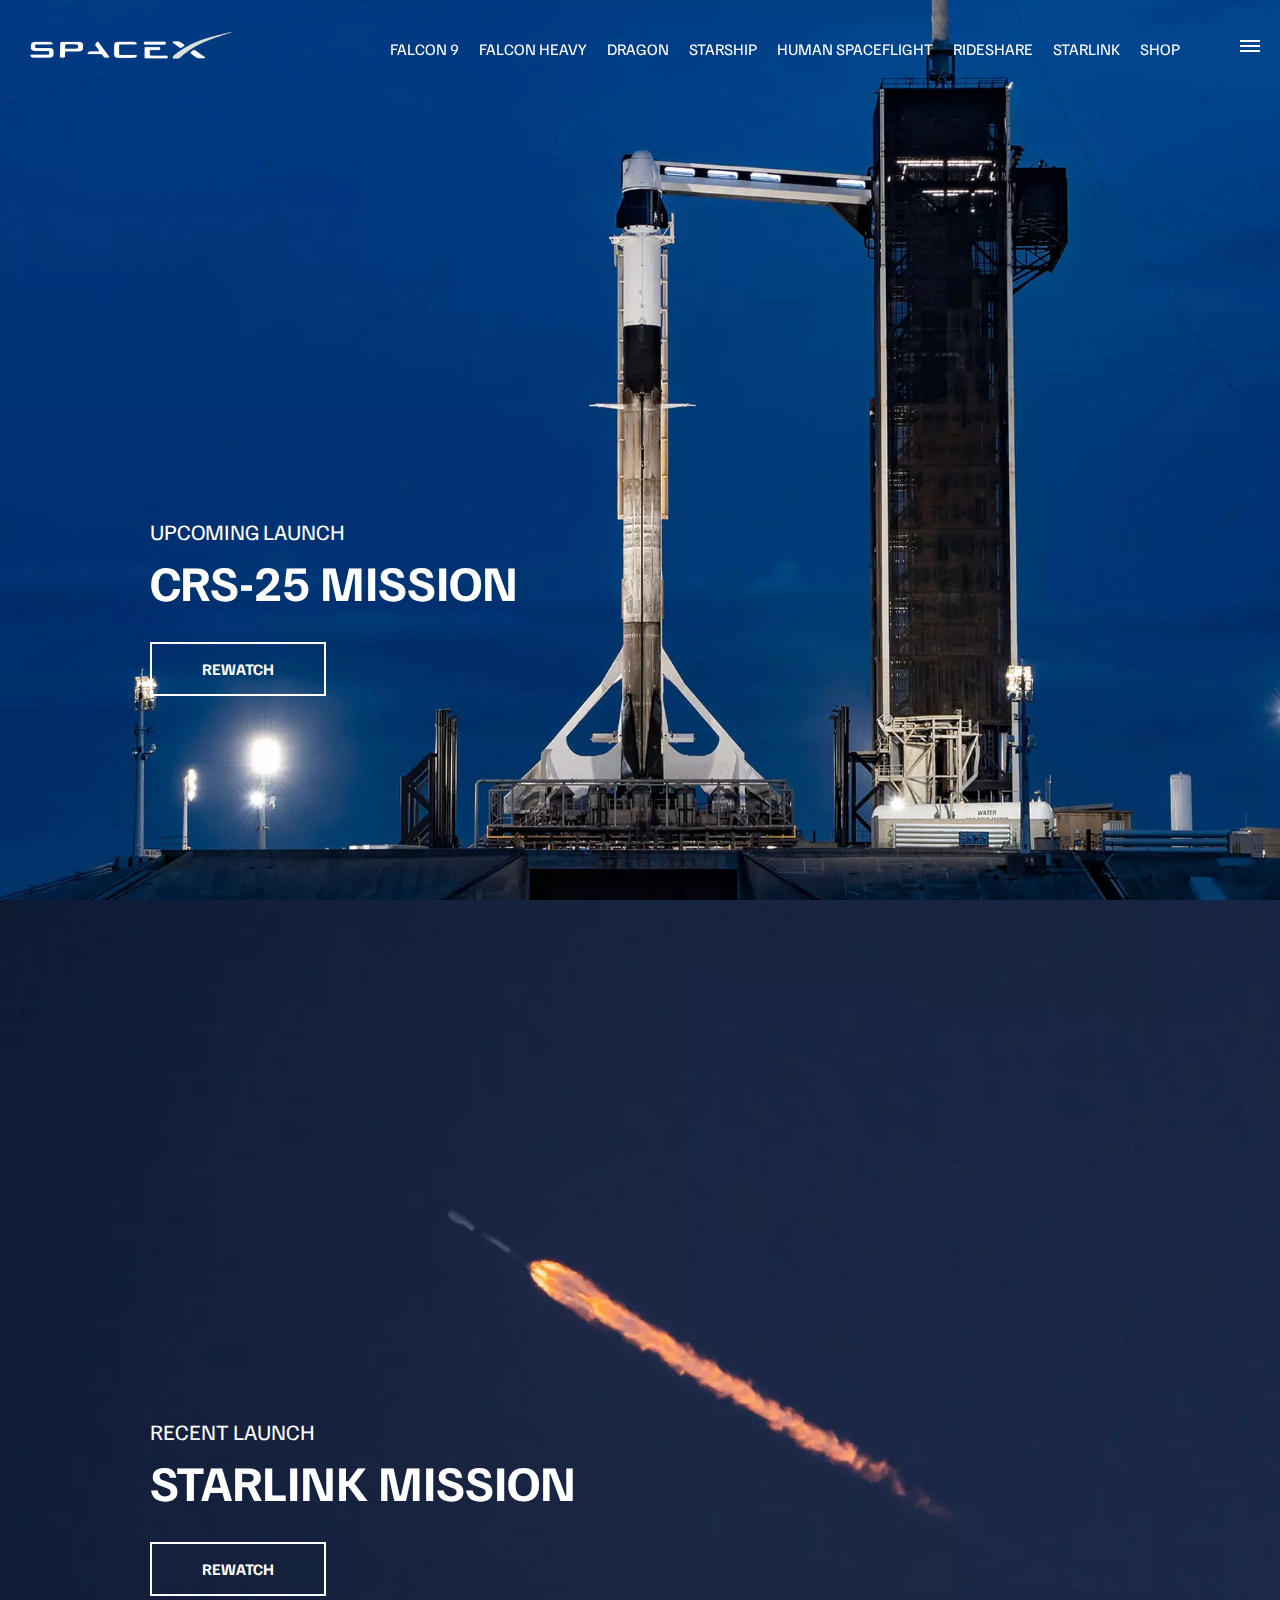
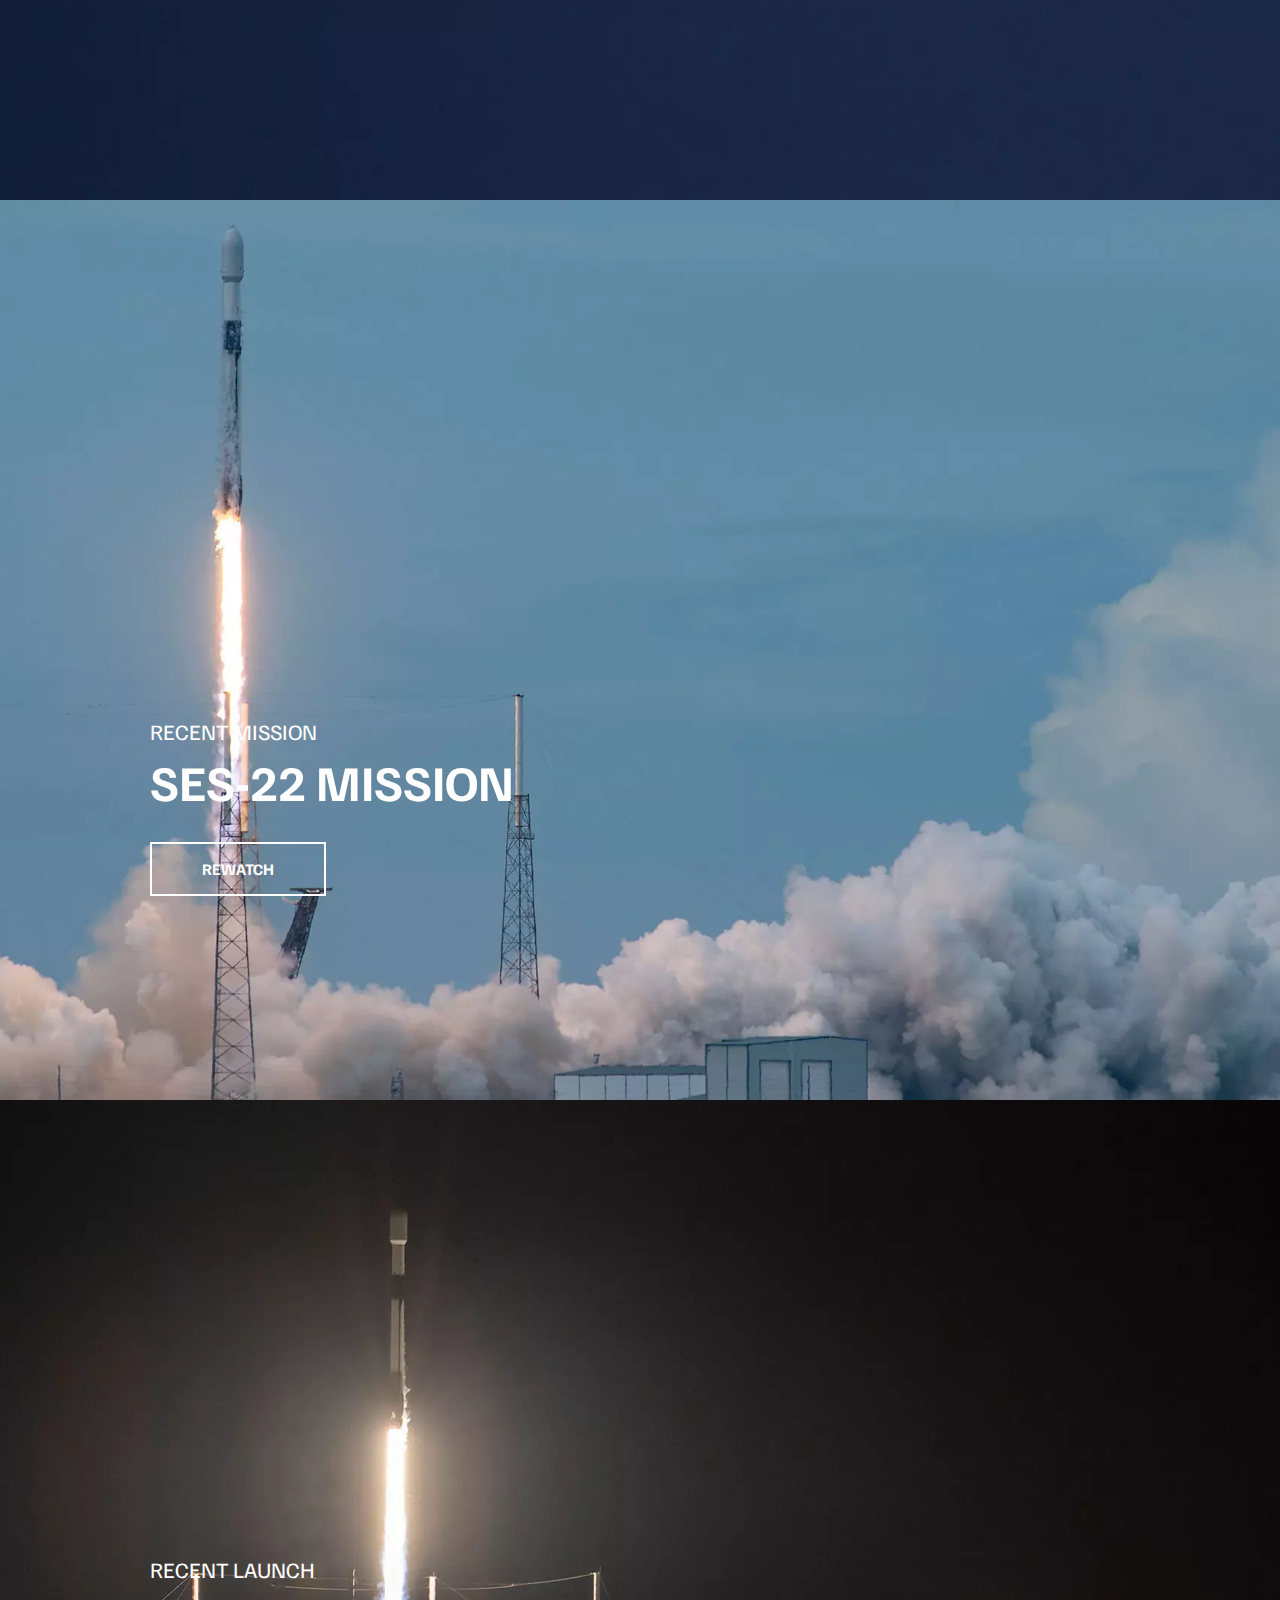
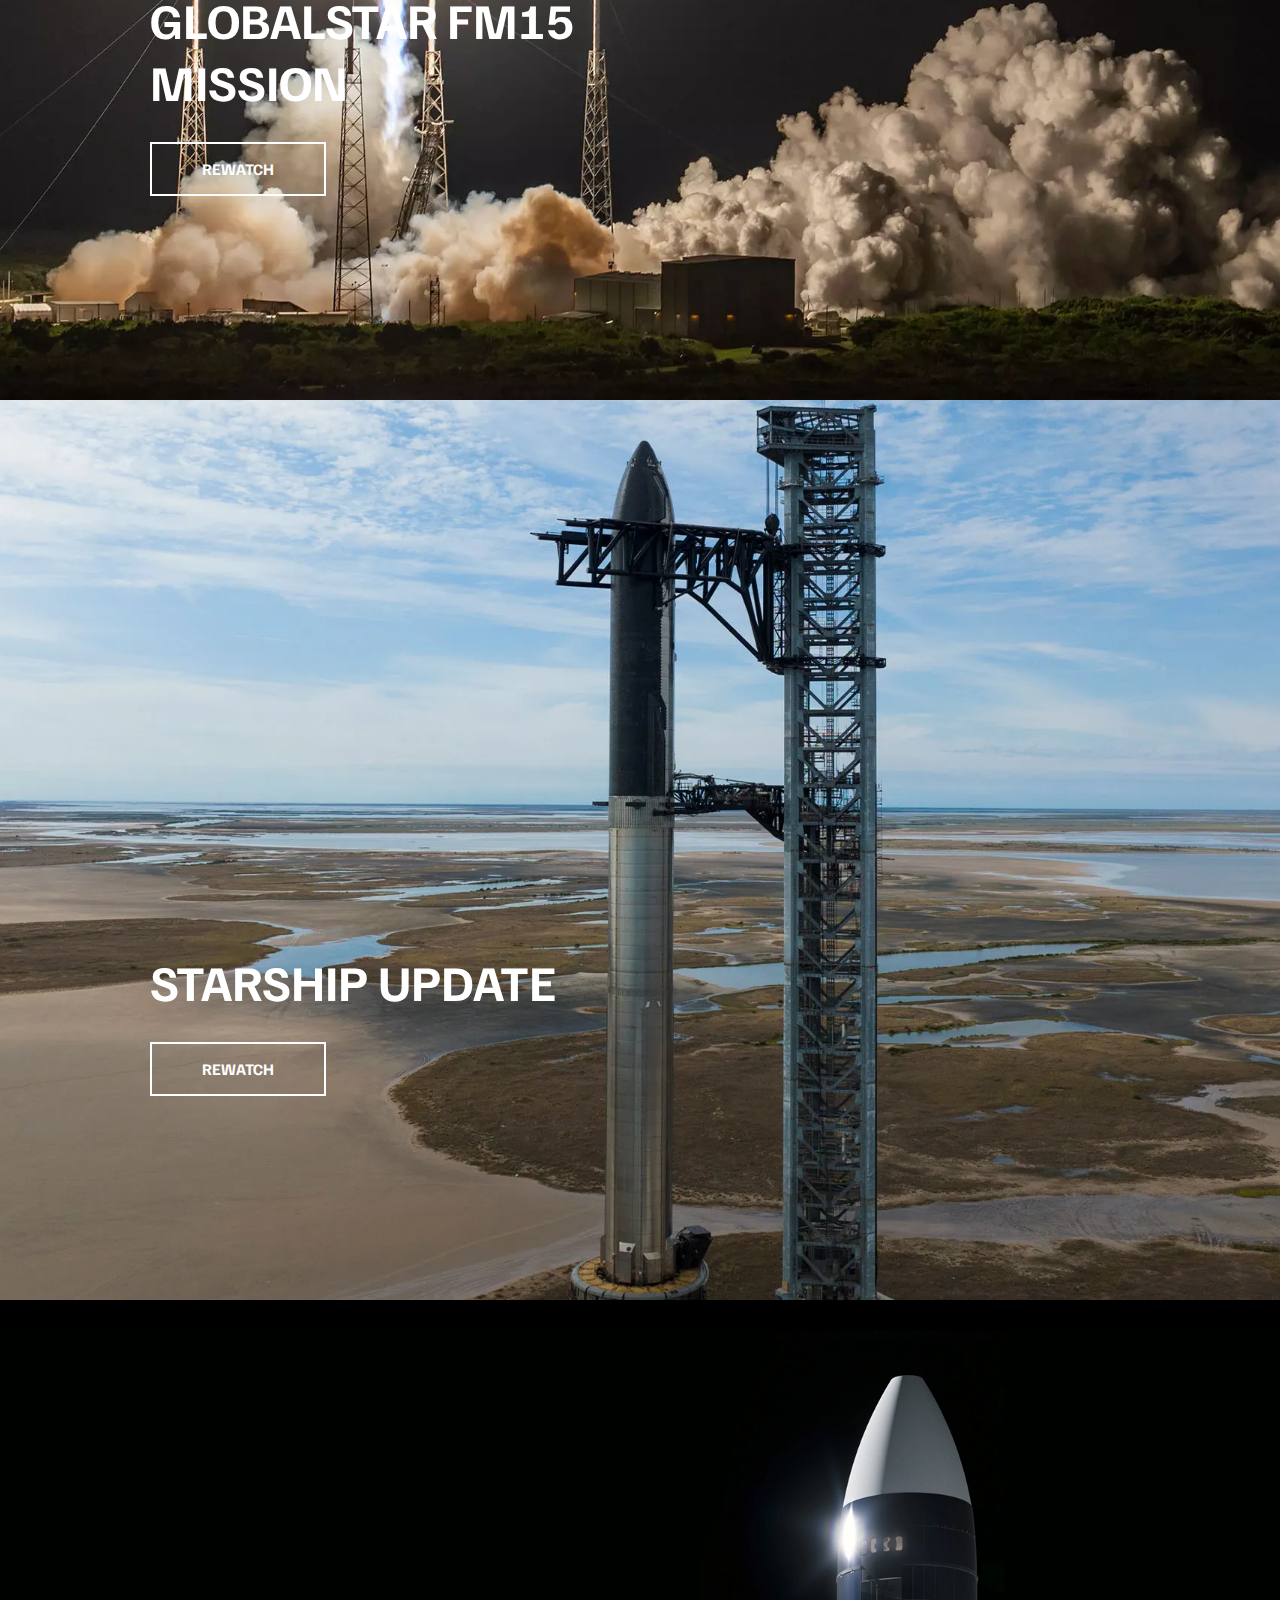
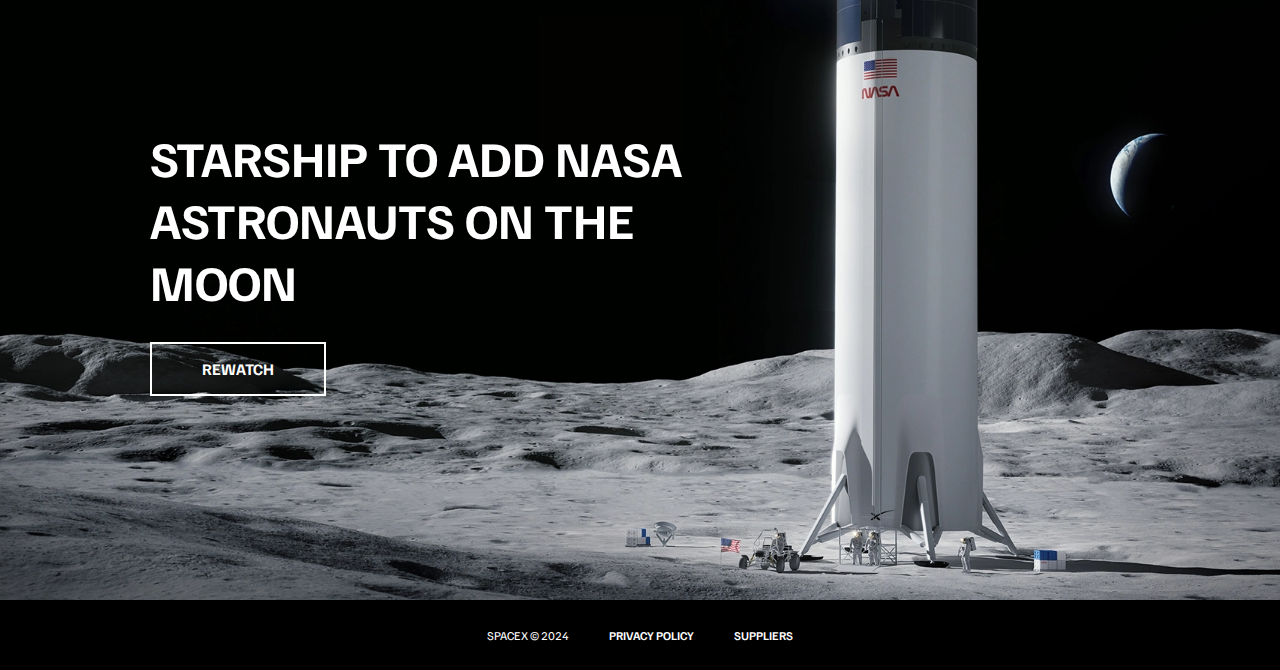
<file: index.html>
<!DOCTYPE html>
<html lang="en">
<head>
    <meta charset="UTF-8">
    <meta name="viewport" content="width=device-width, initial-scale=1.0">
    <link rel="stylesheet" href="css/style.css">
    <script src="js/script.js" defer></script>
    <title>SpaceX</title>
</head>
<body>
    <div id="overlay">

    </div>
    <div id="mobile-menu" class="mobile-main-menu">
        <ul>
            <li><a href="#">Mission</a></li>
            <li><a href="#">Launches</a></li>
            <li><a href="#">Careers</a></li>
            <li><a href="#">Updates</a></li>
            <li><a href="#">Shop</a></li>

            <li class="mobile-only"><a href="falcon9.html">Falcon 9</a></li>
            <li class="mobile-only"><a href="falcon-heavy.html">Falcon Heavy</a></li>
            <li class="mobile-only"><a href="dragon.html">Dragon</a></li>                
            <li class="mobile-only"><a href="#">Starship</a></li>
            <li class="mobile-only"><a href="#">Human spaceflight</a></li>
            <li class="mobile-only"><a href="#">Rideshare</a></li>
            <li class="mobile-only"><a href="#">Starlink</a></li>
        </ul>
    </div>
    <header class="main-header">
        <div class="logo">
            <a href="index.html">
                <img src="img/logo.png" alt="SpaceX" />
            </a>
        </div>

        <nav class="desktop-main-menu">
            <ul>
                <li><a href="falcon9.html">Falcon 9</a></li>
                <li><a href="falcon-heavy.html">Falcon Heavy</a></li>
                <li><a href="dragon.html">Dragon</a></li>                
                <li><a href="#">Starship</a></li>
                <li><a href="#">Human spaceflight</a></li>
                <li><a href="#">Rideshare</a></li>
                <li><a href="#">Starlink</a></li>
                <li><a href="#">Shop</a></li>
            </ul>
        </nav>
    </header>

    <!-- Hamburger menu -->
    <button id="menu-btn" class="hamburger" type="button">
        <span class="hamburger-top"></span>
        <span class="hamburger-middle"></span>
        <span class="hamburger-bottom"></span>
    </button>

    <!-- Section A -->
    <section class="section-a">
        <div class="section-inner">
            <h4>Upcoming Launch</h4>
            <h2>CRS-25 Mission</h2>
            <a href="#" class="btn">
                <div class="hover"></div>
                <span>Rewatch</span>
            </a>
        </div>
    </section>

    <!-- Section B -->
    <section class="section-b">
        <div class="section-inner">
            <h4>Recent Launch</h4>
            <h2>Starlink Mission</h2>
            <a href="#" class="btn">
                <div class="hover"></div>
                <span>Rewatch</span>
            </a>
        </div>
    </section>

    <!-- Section C -->
    <section class="section-c">
        <div class="section-inner">
            <h4>Recent Mission</h4>
            <h2>SES-22 Mission</h2>
            <a href="#" class="btn">
                <div class="hover"></div>
                <span>Rewatch</span>
            </a>
        </div>
    </section>

    <!-- Section D -->
    <section class="section-d">
        <div class="section-inner">
            <h4>Recent Launch</h4>
            <h2>Globalstar FM15 Mission</h2>
            <a href="#" class="btn">
                <div class="hover"></div>
                <span>Rewatch</span>
            </a>
        </div>
    </section>

    <!-- Section E -->
    <section class="section-e">
        <div class="section-inner">
            <h2>Starship Update</h2>
            <a href="#" class="btn">
                <div class="hover"></div>
                <span>Rewatch</span>
            </a>
        </div>
    </section>

    <!-- Section F -->
    <section class="section-f">
        <div class="section-inner">
            <h2>Starship to add NASA Astronauts on the moon</h2>
            <a href="#" class="btn">
                <div class="hover"></div>
                <span>Rewatch</span>
            </a>
        </div>
    </section>

    <!-- footer -->
    <footer>
        <div>SPACEX &copy; 2024</div>
        <div>
            <a href="#">PRIVACY POLICY</a>
        </div>
        <div>
            <a href="#">SUPPLIERS</a>
        </div>
    </footer>
</body>
</html>
</file>
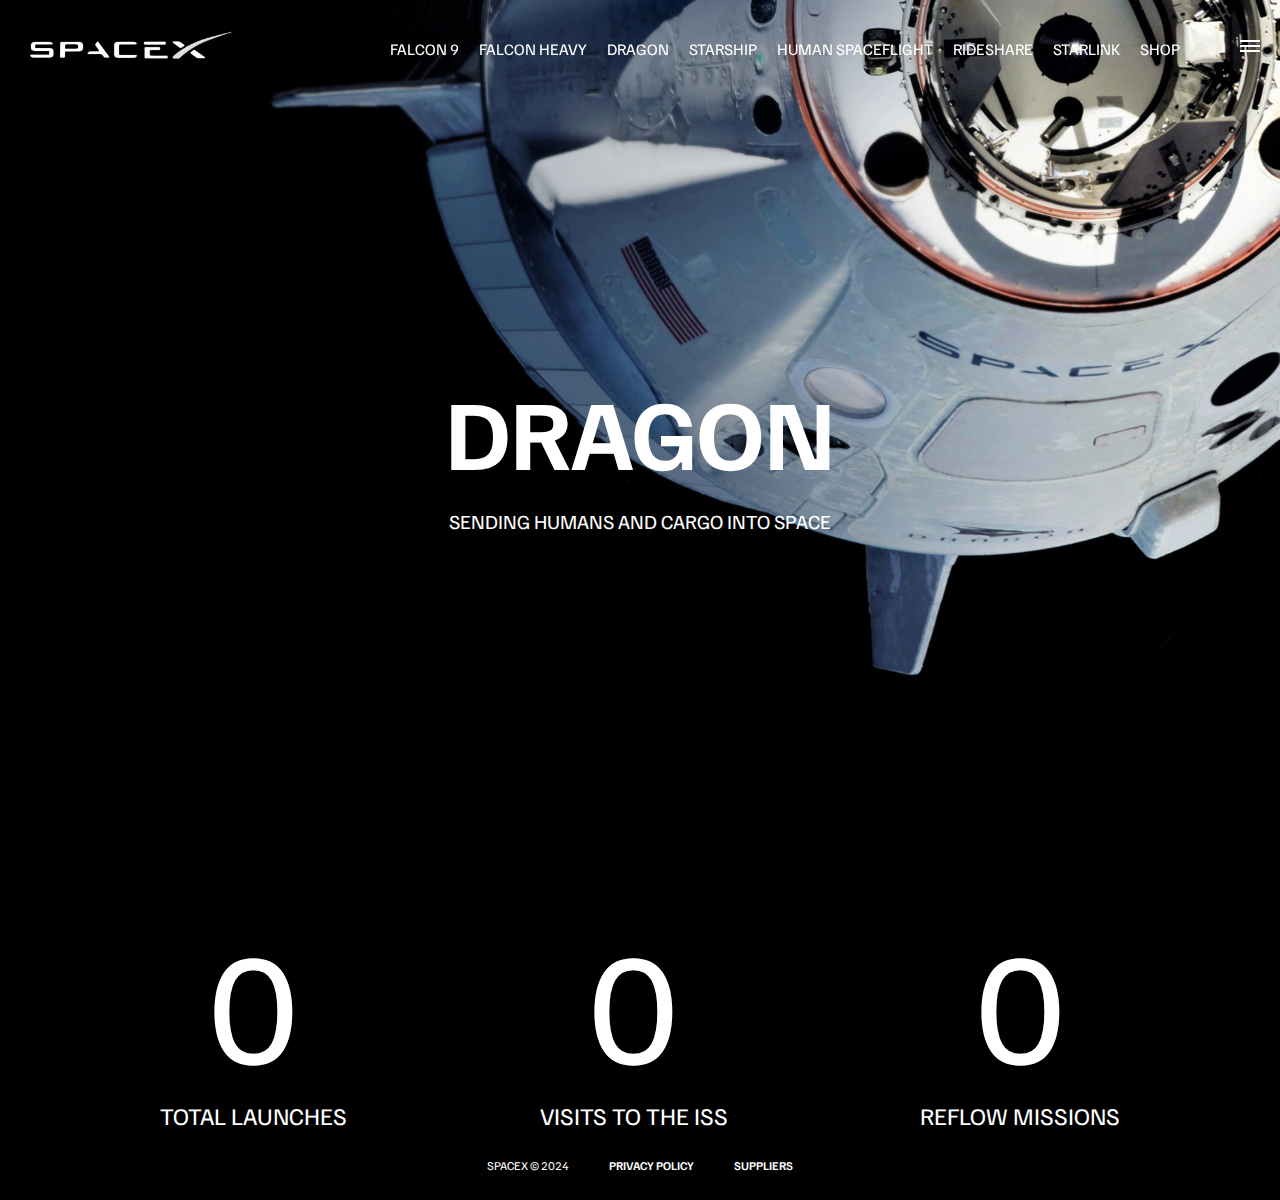
<file: dragon.html>
<!DOCTYPE html>
<html lang="en">
<head>
    <meta charset="UTF-8">
    <meta name="viewport" content="width=device-width, initial-scale=1.0">
    <link rel="stylesheet" href="css/style.css">
    <script src="js/script.js" defer></script>
    <title>Document - Dragon</title>
</head>
<body>
    <div id="overlay">

    </div>
    <div id="mobile-menu" class="mobile-main-menu">
        <ul>
            <li><a href="#">Mission</a></li>
            <li><a href="#">Launches</a></li>
            <li><a href="#">Careers</a></li>
            <li><a href="#">Updates</a></li>
            <li><a href="#">Shop</a></li>

            <li class="mobile-only"><a href="falcon9.html">Falcon 9</a></li>
            <li class="mobile-only"><a href="falcon-heavy.html">Falcon Heavy</a></li>
            <li class="mobile-only"><a href="dragon.html">Dragon</a></li>                
            <li class="mobile-only"><a href="#">Starship</a></li>
            <li class="mobile-only"><a href="#">Human spaceflight</a></li>
            <li class="mobile-only"><a href="#">Rideshare</a></li>
            <li class="mobile-only"><a href="#">Starlink</a></li>
        </ul>
    </div>
    <header class="main-header">
        <div class="logo">
            <a href="index.html">
                <img src="img/logo.png" alt="SpaceX" />
            </a>
        </div>

        <nav class="desktop-main-menu">
            <ul>
                <li><a href="falcon9.html">Falcon 9</a></li>
                <li><a href="falcon-heavy.html">Falcon Heavy</a></li>
                <li><a href="dragon.html">Dragon</a></li>                
                <li><a href="#">Starship</a></li>
                <li><a href="#">Human spaceflight</a></li>
                <li><a href="#">Rideshare</a></li>
                <li><a href="#">Starlink</a></li>
                <li><a href="#">Shop</a></li>
            </ul>
        </nav>
    </header>

    <!-- Hamburger menu -->
    <button id="menu-btn" class="hamburger" type="button">
        <span class="hamburger-top"></span>
        <span class="hamburger-middle"></span>
        <span class="hamburger-bottom"></span>
    </button>


    <!-- Section -->
    <section class="section-animate bg-dragon"></section>
    <div class="section-inner-center">
        <h3>Dragon</h3>
        <p>Sending humans and cargo into space</p>
    </div>

    <div class="stats">
        <div>
            <span class="counter" data-target="34">0</span>
            <h4>Total Launches</h4>
        </div>
        <div>
            <span class="counter" data-target="31">0</span>
            <h4>Visits to the ISS</h4>
        </div>
        <div>
            <span class="counter" data-target="13">0</span>
            <h4>Reflow Missions</h4>
        </div>
    </div>

    <!-- footer -->
    <footer>
        <div>SPACEX &copy; 2024</div>
        <div>
            <a href="#">PRIVACY POLICY</a>
        </div>
        <div>
            <a href="#">SUPPLIERS</a>
        </div>
    </footer>
</body>
</html>
</file>
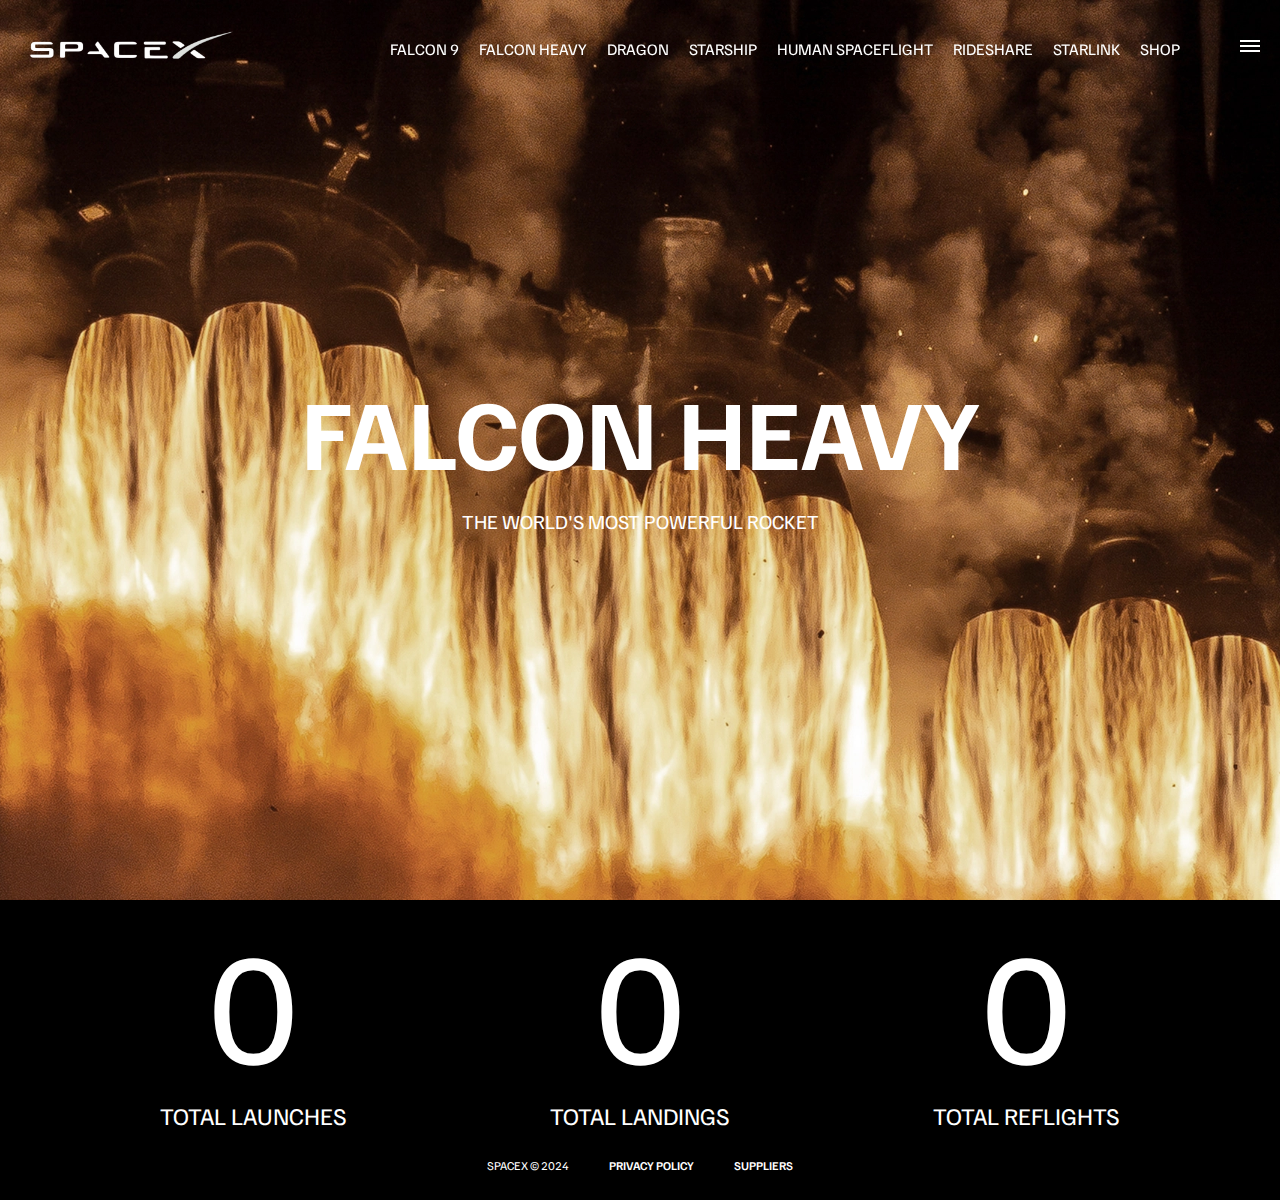
<file: falcon-heavy.html>
<!DOCTYPE html>
<html lang="en">
<head>
    <meta charset="UTF-8">
    <meta name="viewport" content="width=device-width, initial-scale=1.0">
    <link rel="stylesheet" href="css/style.css">
    <script src="js/script.js" defer></script>
    <title>SpaceX - Falcon Heavy</title>
</head>
<body>
    <div id="overlay">

    </div>
    <div id="mobile-menu" class="mobile-main-menu">
        <ul>
            <li><a href="#">Mission</a></li>
            <li><a href="#">Launches</a></li>
            <li><a href="#">Careers</a></li>
            <li><a href="#">Updates</a></li>
            <li><a href="#">Shop</a></li>

            <li class="mobile-only"><a href="falcon9.html">Falcon 9</a></li>
            <li class="mobile-only"><a href="falcon-heavy.html">Falcon Heavy</a></li>
            <li class="mobile-only"><a href="dragon.html">Dragon</a></li>                
            <li class="mobile-only"><a href="#">Starship</a></li>
            <li class="mobile-only"><a href="#">Human spaceflight</a></li>
            <li class="mobile-only"><a href="#">Rideshare</a></li>
            <li class="mobile-only"><a href="#">Starlink</a></li>
        </ul>
    </div>
    <header class="main-header">
        <div class="logo">
            <a href="index.html">
                <img src="img/logo.png" alt="SpaceX" />
            </a>
        </div>

        <nav class="desktop-main-menu">
            <ul>
                <li><a href="falcon9.html">Falcon 9</a></li>
                <li><a href="falcon-heavy.html">Falcon Heavy</a></li>
                <li><a href="dragon.html">Dragon</a></li>                
                <li><a href="#">Starship</a></li>
                <li><a href="#">Human spaceflight</a></li>
                <li><a href="#">Rideshare</a></li>
                <li><a href="#">Starlink</a></li>
                <li><a href="#">Shop</a></li>
            </ul>
        </nav>
    </header>

    <!-- Hamburger menu -->
    <button id="menu-btn" class="hamburger" type="button">
        <span class="hamburger-top"></span>
        <span class="hamburger-middle"></span>
        <span class="hamburger-bottom"></span>
    </button>

    <!-- Section -->
    <section class="section-animate bg-falcon-heavy"></section>
    <div class="section-inner-center">
        <h3>Falcon Heavy</h3>
        <p>The World's most powerful rocket</p>
    </div>

    <div class="stats">
        <div>
            <span class="counter" data-target="3">0</span>
            <h4>Total Launches</h4>
        </div>
        <div>
            <span class="counter" data-target="7">0</span>
            <h4>Total Landings</h4>
        </div>
        <div>
            <span class="counter" data-target="4">0</span>
            <h4>Total Reflights</h4>
        </div>
    </div>

    <!-- footer -->
    <footer>
        <div>SPACEX &copy; 2024</div>
        <div>
            <a href="#">PRIVACY POLICY</a>
        </div>
        <div>
            <a href="#">SUPPLIERS</a>
        </div>
    </footer>
</body>
</html>
</file>
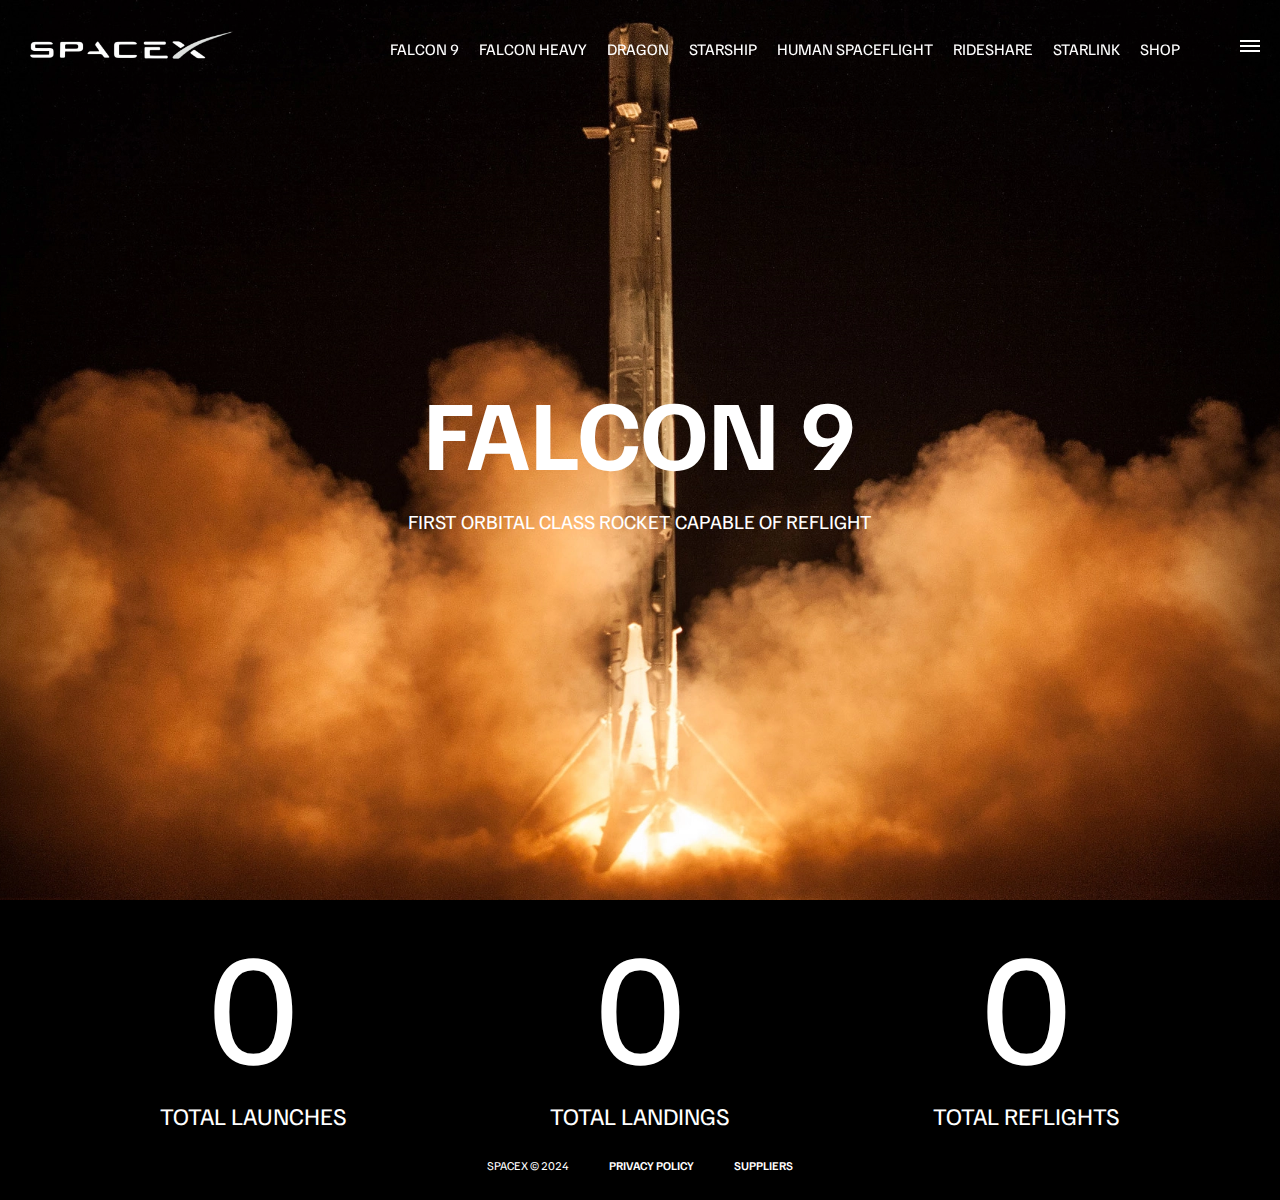
<file: falcon9.html>
<!DOCTYPE html>
<html lang="en">
<head>
    <meta charset="UTF-8">
    <meta name="viewport" content="width=device-width, initial-scale=1.0">
    <link rel="stylesheet" href="css/style.css">
    <script src="js/script.js" defer></script>
    <title>SpaceX - Falcon9</title>
</head>
<body>
    <div id="overlay">

    </div>
    <div id="mobile-menu" class="mobile-main-menu">
        <ul>
            <li><a href="#">Mission</a></li>
            <li><a href="#">Launches</a></li>
            <li><a href="#">Careers</a></li>
            <li><a href="#">Updates</a></li>
            <li><a href="#">Shop</a></li>

            <li class="mobile-only"><a href="falcon9.html">Falcon 9</a></li>
            <li class="mobile-only"><a href="falcon-heavy.html">Falcon Heavy</a></li>
            <li class="mobile-only"><a href="dragon.html">Dragon</a></li>                
            <li class="mobile-only"><a href="#">Starship</a></li>
            <li class="mobile-only"><a href="#">Human spaceflight</a></li>
            <li class="mobile-only"><a href="#">Rideshare</a></li>
            <li class="mobile-only"><a href="#">Starlink</a></li>
        </ul>
    </div>
    <header class="main-header">
        <div class="logo">
            <a href="index.html">
                <img src="img/logo.png" alt="SpaceX" />
            </a>
        </div>

        <nav class="desktop-main-menu">
            <ul>
                <li><a href="falcon9.html">Falcon 9</a></li>
                <li><a href="falcon-heavy.html">Falcon Heavy</a></li>
                <li><a href="dragon.html">Dragon</a></li>                
                <li><a href="#">Starship</a></li>
                <li><a href="#">Human spaceflight</a></li>
                <li><a href="#">Rideshare</a></li>
                <li><a href="#">Starlink</a></li>
                <li><a href="#">Shop</a></li>
            </ul>
        </nav>
    </header>

    <!-- Hamburger menu -->
    <button id="menu-btn" class="hamburger" type="button">
        <span class="hamburger-top"></span>
        <span class="hamburger-middle"></span>
        <span class="hamburger-bottom"></span>
    </button>

    <!-- Section -->
    <section class="section-animate bg-falcon-9"></section>
    <div class="section-inner-center">
        <h3>Falcon 9</h3>
        <p>First orbital class rocket capable of reflight</p>
    </div>

    <div class="stats">
        <div>
            <span class="counter" data-target="3">0</span>
            <h4>Total Launches</h4>
        </div>
        <div>
            <span class="counter" data-target="7">0</span>
            <h4>Total Landings</h4>
        </div>
        <div>
            <span class="counter" data-target="4">0</span>
            <h4>Total Reflights</h4>
        </div>
    </div>

    <!-- footer -->
    <footer>
        <div>SPACEX &copy; 2024</div>
        <div>
            <a href="#">PRIVACY POLICY</a>
        </div>
        <div>
            <a href="#">SUPPLIERS</a>
        </div>
    </footer>
</body>
</html>
</file>
<file: css/style.css>
@import url('https://fonts.googleapis.com/css2?family=Familjen+Grotesk:ital,wght@0,400..700;1,400..700&display=swap');

*, *::after, *::before {
    padding: 0;
    margin: 0;
    box-sizing: border-box;
}

body {
    font-family: "Familjen Grotesk", sans-serif;
    background: #000;
    color: #fff;
}

a {
    text-decoration: none;
    color: #fff;
}

ul {
    list-style: none;
}

/* Header/Navbar */
.main-header {
    position: fixed;
    top: 0;
    left: 0;
    width: 100%;
    z-index: 3;
    display: flex;
    justify-content: space-between;
    align-items: center;
    text-transform: uppercase;
    height: 100px;
    padding: 0 30px;
}

/* Logo */
.logo {
    width: 210px;
    height: auto;
}

.logo img {
    display: block;
    width: 100%;
    height: auto;
}

/* Menu */
.desktop-main-menu {
    margin-right: 50px;
}

.desktop-main-menu ul {
    display: flex;
}

.desktop-main-menu ul li {
    position: relative;
    margin-right: 20px;
    padding-bottom: 2px;
}

/* Menu item bottom border */
.desktop-main-menu ul li a::after {
    content: '';
    position: absolute;
    bottom: 0;
    left: 0;
    width: 100%;
    height: 1px;
    background: #fff;
    transform: scaleX(0);
    transform-origin: bottom right;
    transition: transform 0.2s ease-in-out;
}

.desktop-main-menu ul li a:hover::after {
    transform: scaleX(1);
    transform-origin: bottom left;
}

/* Sections */
section {
    position: relative;
    height: 100vh;
    background-position: center center;
    background-repeat: no-repeat;
    background-size: cover;
    text-transform: uppercase;
}

.section-inner {
    position: absolute;
    bottom: 200px;
    left: 150px;
    max-width: 560px;
}

.section-inner h4 {
    font-size: 22px;
    margin-bottom: 5px;
    font-weight: 300;
    animation: fadeInUp 0.5s ease-in-out;
}

.section-inner h2 {
    font-size: 50px;
    font-weight: 700;
    margin-bottom: 20px;
    animation: fadeInUp 0.5s ease-in-out 0.2s;
    animation-fill-mode: both;
}

.section-inner a {
    animation: fadeInUp 0.5s ease-in-out 0.4s;
    animation-fill-mode: both;
}

/* Background-images */
.section-a {
    background-image: url('../img/section-a.webp');
}
.section-b {
    background-image: url('../img/section-b.webp');
}
.section-c {
    background-image: url('../img/section-c.webp');
}
.section-d {
    background-image: url('../img/section-d.webp');
}
.section-e {
    background-image: url('../img/section-e.webp');
}
.section-f {
    background-image: url('../img/section-f.webp');
}

.btn {
    position: relative;
    display: inline-block;
    cursor: pointer;
    text-align: center;
    min-width: 130px;
    padding: 15px 50px;
    margin-top: 10px;
    border: 2px solid white;
    text-transform: uppercase;
    font-weight: bold;
    overflow: hidden;
    z-index: 2;
}

.btn:hover span {
    color: #000;
}

.btn .hover {
    position: absolute;
    top: 0;
    left: 0;
    width: 100%;
    height: 100%;
    background-color: #fff;
    color: #000;
    z-index: -1;
    transform: translateY(100%);
    transition: transform 0.2s ease-in-out;
}

.btn:hover .hover {
    transform: translateY(0);
}

/* Footer */
footer {
    display: flex;
    flex-wrap: wrap;
    justify-content: center;
    align-items: center;
    height: 70px;
}

footer div {
    margin: 0 20px;
    font-size: 12px;
}

footer div a {
    transition: color 0.5s ease;
    font-weight: 600;
}

footer div a:hover {
    color: #969595;
}

/* Hamburger Menu */
.hamburger {
    position: fixed;
    top: 40px;
    right: 20px;
    z-index: 10;
    cursor: pointer;
    width: 20px;
    height: 20px;
    background: none;
    border: none;
}

.hamburger-top, .hamburger-middle, .hamburger-bottom {
    position: absolute;
    width: 20px;
    height: 2px;
    top: 0;
    left: 0;
    background-color: #fff;
    transition: all 0.5s;
}

.hamburger-middle {
    transform: translateY(5px);
}

.hamburger-bottom {
    transform: translateY(10px);
}

/* Transition hamburger to X when open */
.open {
    transform: rotate(90deg);
}

.open .hamburger-top {
    transform: rotate(45deg) translateX(6px) translateY(6px);
}

.open .hamburger-middle {
    display: none;
}

.open .hamburger-bottom {
    transform: rotate(-45deg) translateX(-6px) translateY(6px);
}

/* Overlay */
.overlay-show {
    position: fixed;
    top: 0;
    left: 0;
    width: 100%;
    height: 100%;
    background-color: rgba(0, 0, 0, 0.5);
    z-index: 3;
}


/* Stop body scroll */
.stop-scrolling {
    overflow: hidden;
}

/* Hode mobile main menu items */
.mobile-only {
    display: none;
}

/* Mobile menu */
.mobile-main-menu {
    position: fixed;
    top: 0;
    right: 0;
    width: 350px;
    height: 100%;
    z-index: 4;
    background-color: #000;
    display: flex;
    align-items: center;
    justify-content: center;
    transform: translateX(100%);
    transition: transform 0.6s cubic-bezier(0.19, 1, 0.22, 1);
}

.mobile-main-menu ul {
    display: flex;
    flex-direction: column;
    align-items: end;
    justify-content: center;
    padding: 50px;
    width: 100%;
}

.mobile-main-menu ul li {
    margin-top: 20px;
    font-size: 18px;
    text-transform: uppercase;
    border-bottom: 1px solid #555;
    width: 100%;
    text-align: right;
    padding-bottom: 5px;
}

.mobile-main-menu ul li a {
    color: #fff;
    transition: color 0.5s;
}

.mobile-main-menu ul li a:hover {
    color: #aaa;
}

/* Bring menu back from right */
.show-menu {
    transform: translateX(0);
}


/* Inner pages */
.bg-falcon-9 {
    background-image: url(../img/falcon-9.webp);
}

.bg-falcon-heavy {
    background-image: url(../img/falcon-heavy.webp);
}

.bg-dragon {
    background-image: url(../img/dragon.webp);
}

.section-animate {
    animation: fadeIn 2s ease-in-out;
}

.section-inner-center {
    position: absolute;
    top: 50%;
    left: 50%;
    transform: translate(-50%, -50%);
    text-transform: uppercase;
    text-align: center;
    width: 80%;
}

.section-inner-center h3 {
    font-size: 100px;
    margin-bottom: 15px;
    animation: fadeInUp 0.5s ease-in-out;
}

.section-inner-center p {
    font-size: 20px;
    animation: fadeInUp 0.5s ease-in-out 0.2s;
    animation-fill-mode: both;
}

/* Stats */
.stats {
    max-width: 960px;
    margin: 0 auto;
    display: flex;
    align-items: center;
    justify-content: space-between;
    text-align: center;
    text-transform: uppercase;
}

.stats div span {
    font-size: 160px;
}

.stats div h4 {
    font-size: 24px;
    font-weight: 300;
}

/* Animations */
@keyframes fadeInUp {
    0% {
        opacity: 0;
        transform: translateY(140px);
    }
    100% {
        opacity: 1;
        transform: translateY(0);
    }
}

@keyframes fadeIn {
    0% {
        opacity: 0;
    }
    100% {
        opacity: 1;
    }
}

/* Media Queries */
@media (max-width: 960px){
    .desktop-main-menu {
        display: none;
    }
    /* show mobile main menu items */
    .mobile-only {
        display: block;
    }

    .section-inner-center h3 {
        font-size: 75px;
    }
}

@media (max-width: 600px){
    .section-inner {
        bottom: 75px;
        left: 20px;
    }

    .section-inner h2 {
        font-size: 35px;
    }

    .logo {
        width: 150px;
        margin: auto;
    }

    .section-inner-center {
        width: 80%;
    }

    .section-inner-center h3 {
        font-size: 50px;
    }

    .stats {
        flex-direction: column;
    }

    .stats div {
        margin-bottom: 20px;
    }
}
</file>
